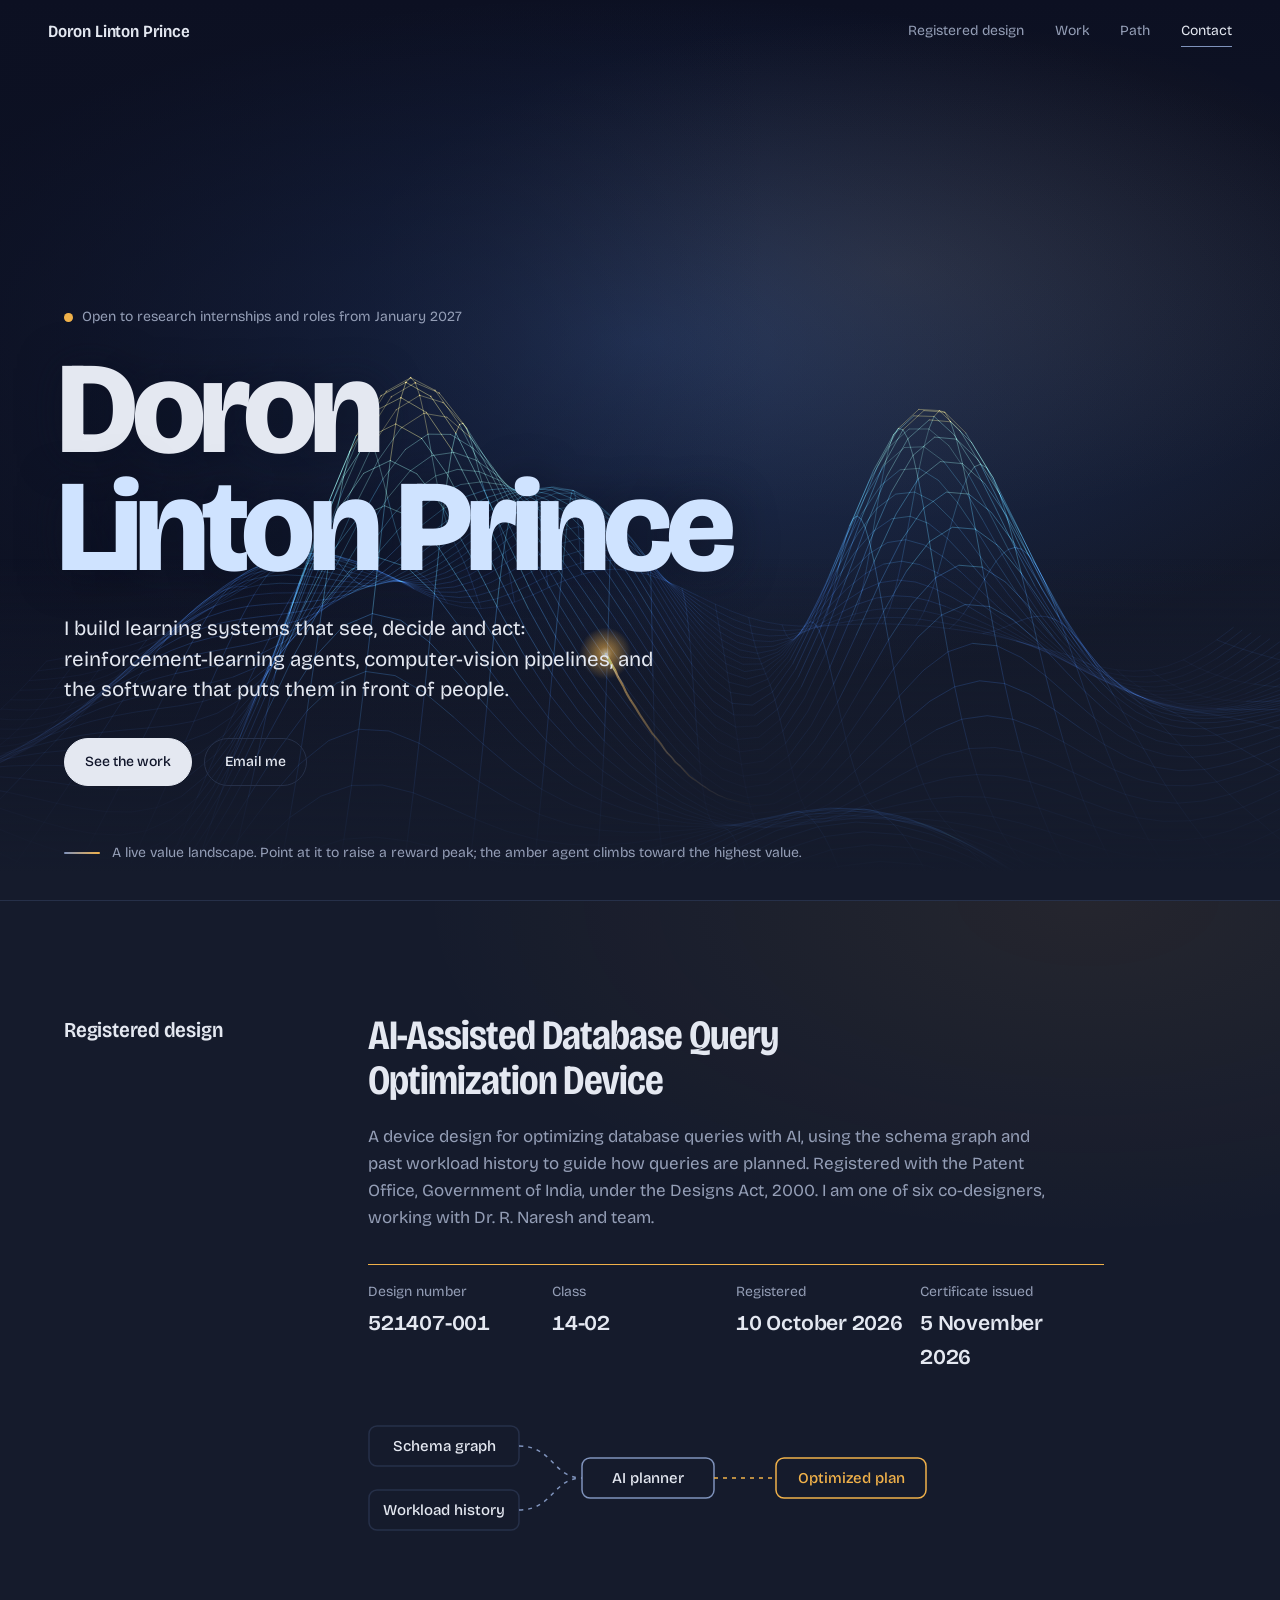
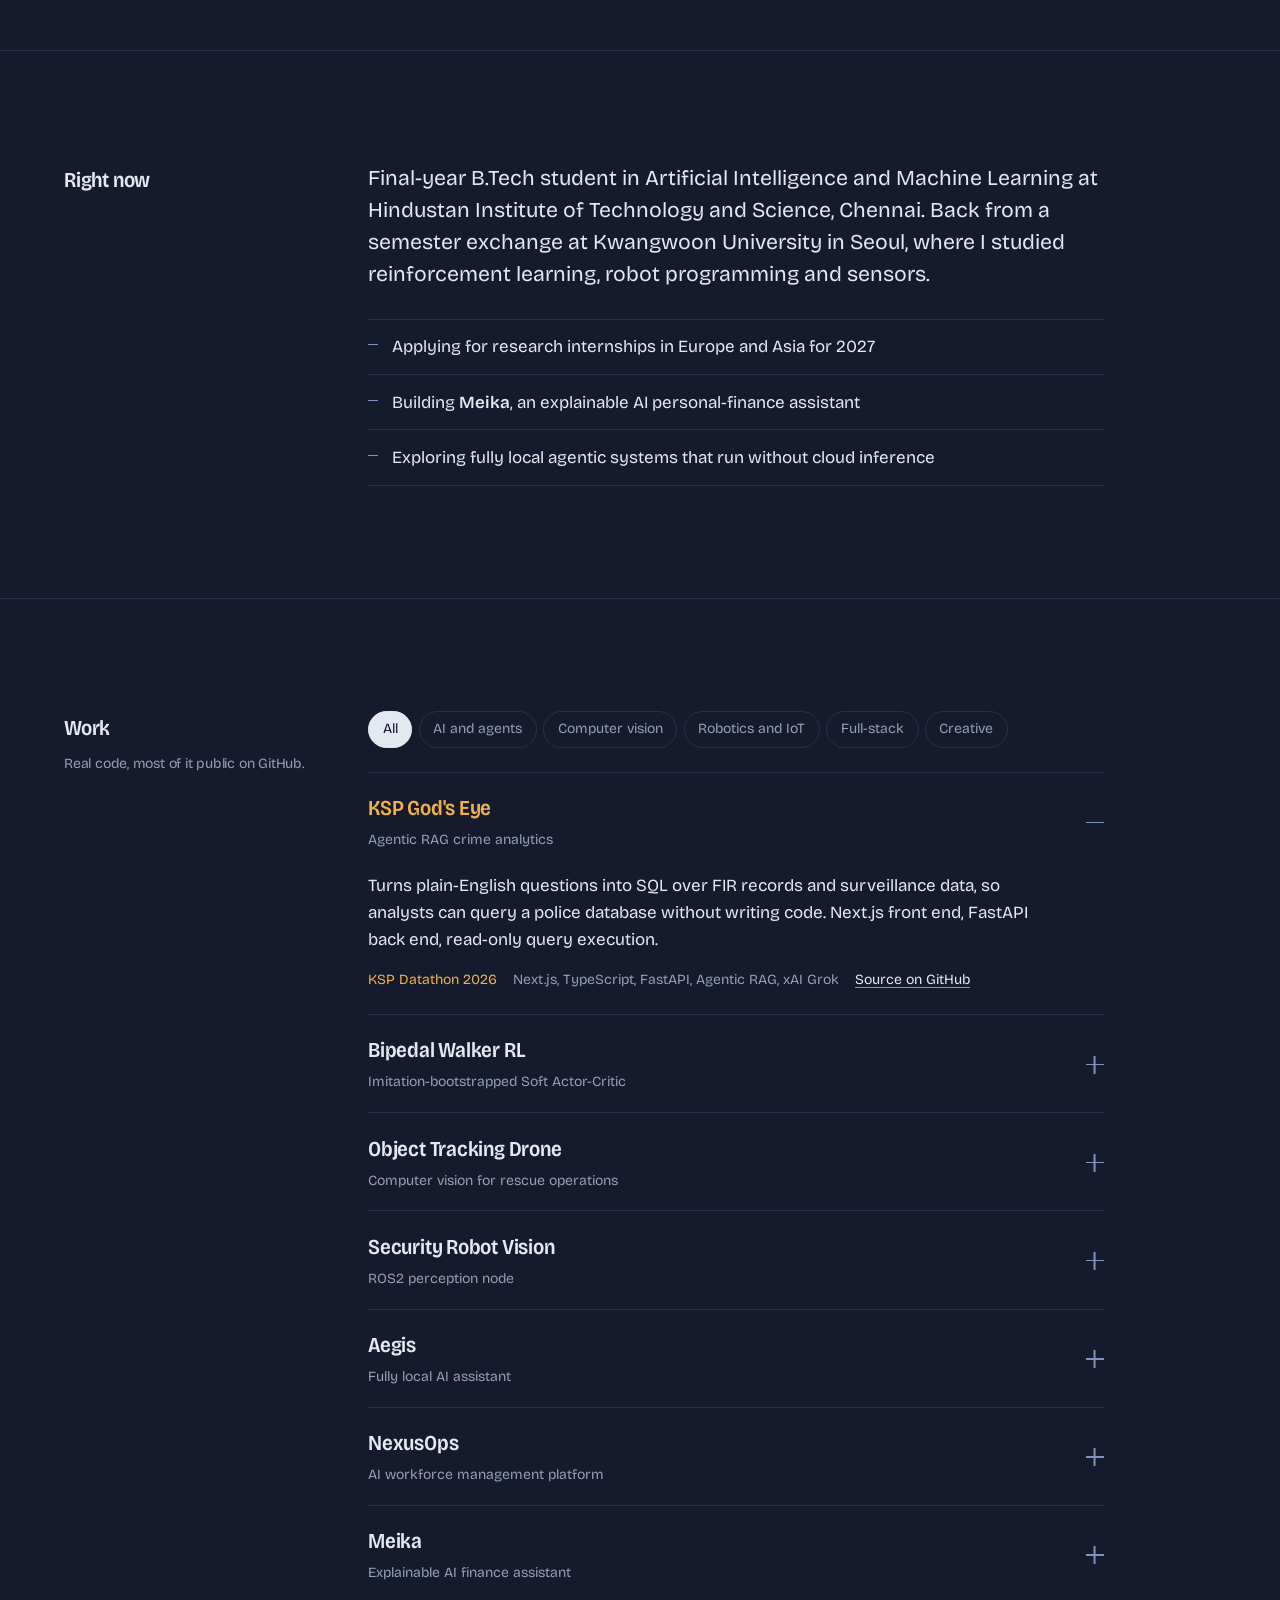
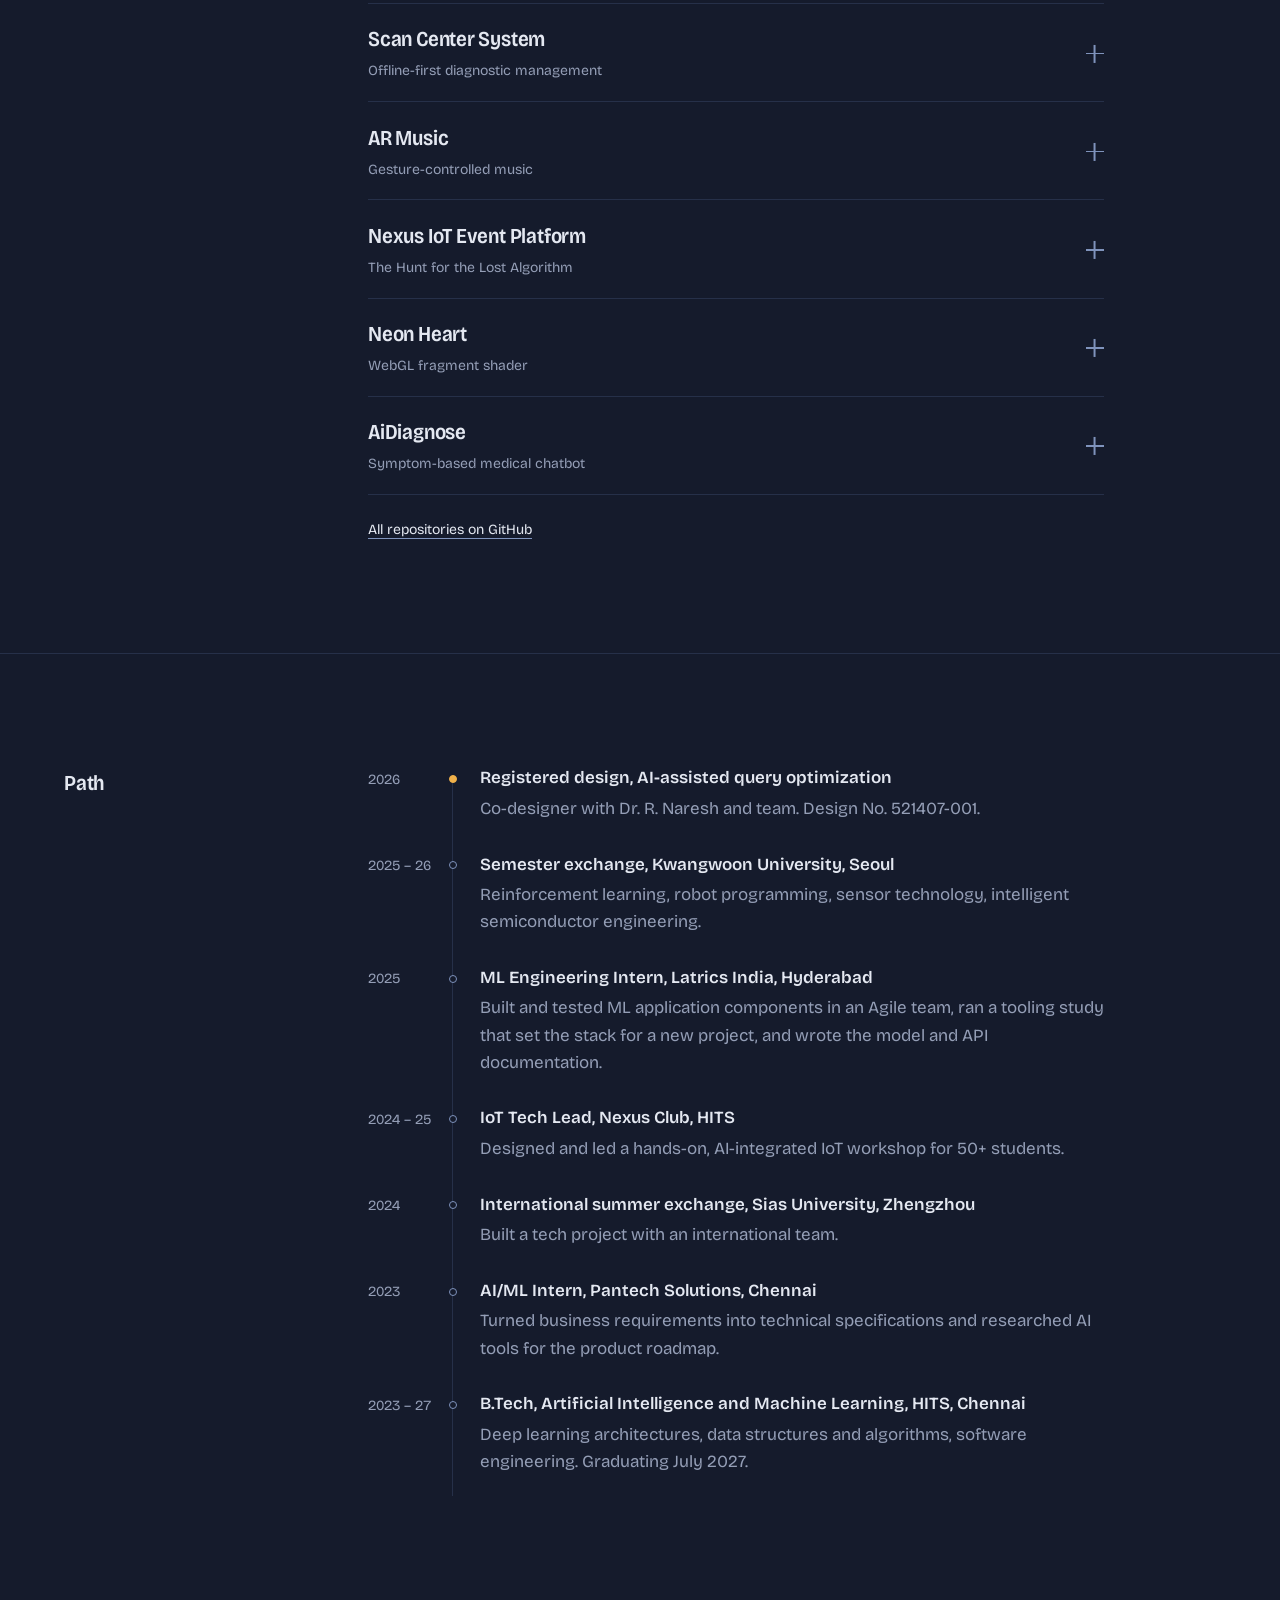
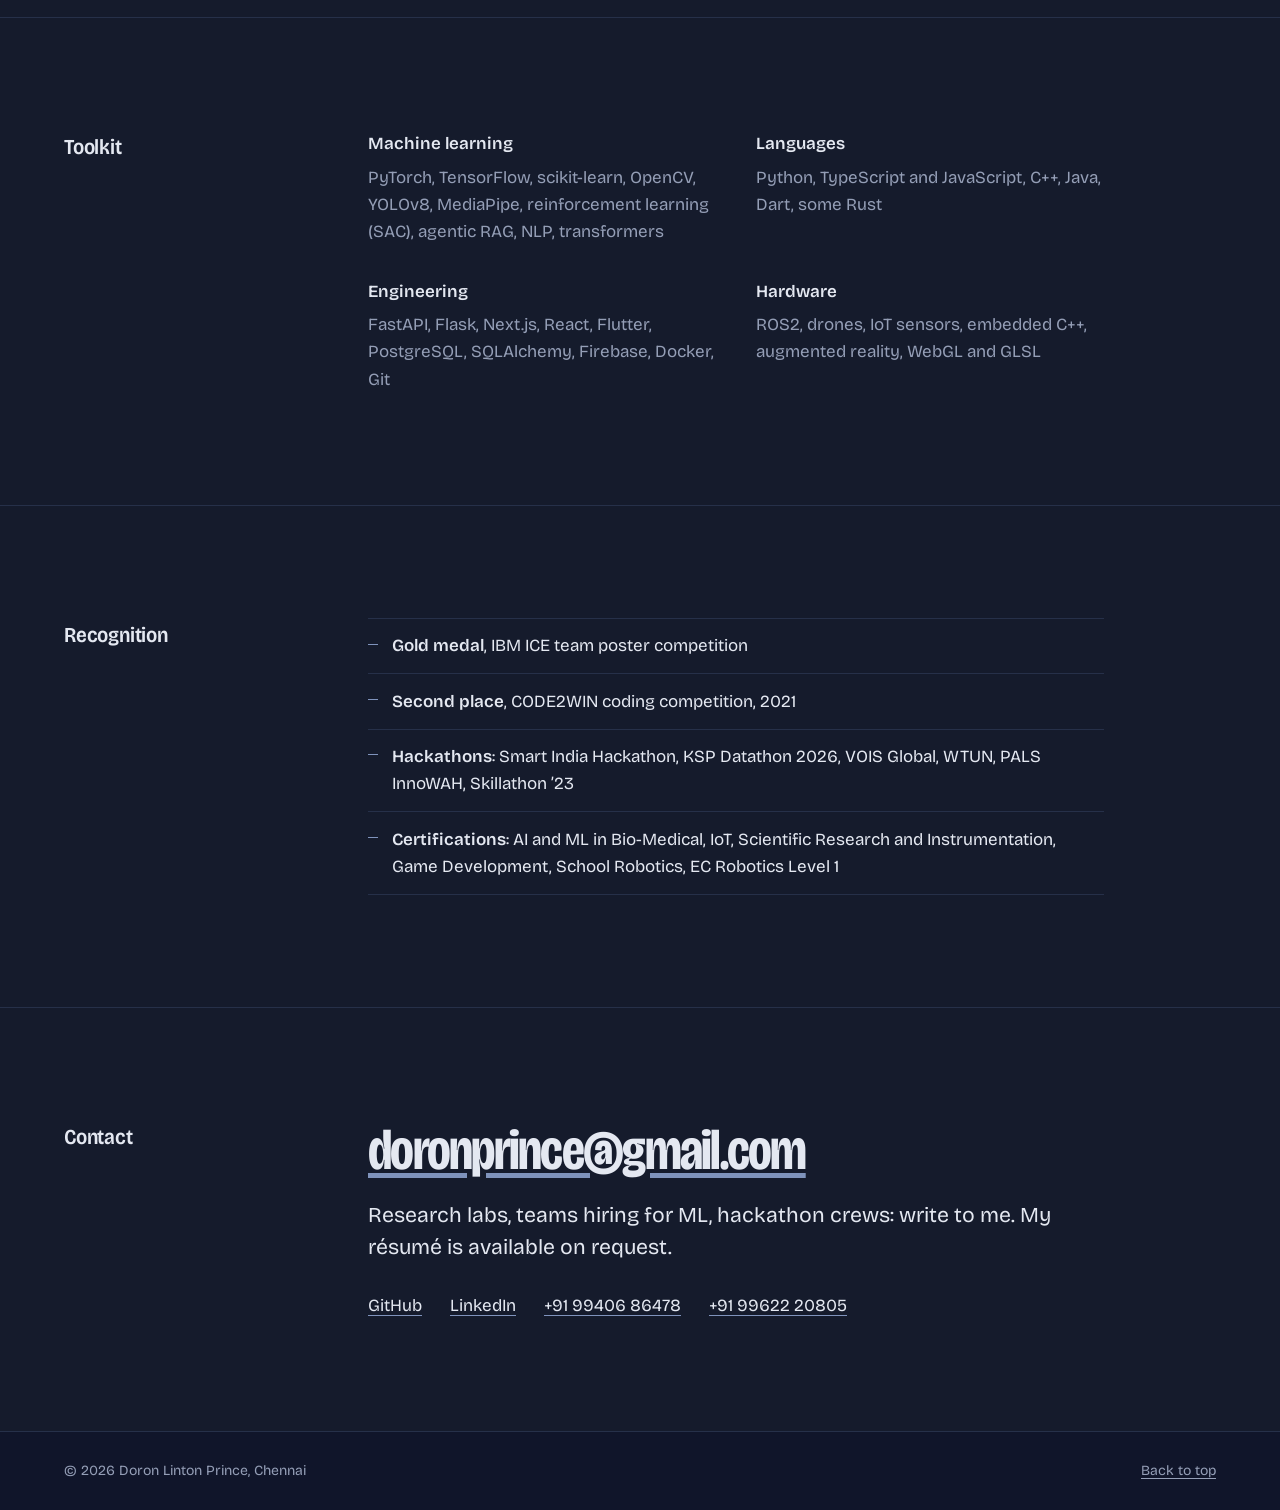
<file: index.html>
<!DOCTYPE html>
<html lang="en">
<head>
<meta charset="UTF-8">
<meta name="viewport" content="width=device-width, initial-scale=1.0">
<title>Doron Linton Prince — AI &amp; Machine Learning</title>
<meta name="description" content="Doron Linton Prince — AI/ML engineer working on reinforcement learning, computer vision and agentic systems. Co-designer of a registered AI-assisted database query optimization device (Design No. 521407-001).">
<meta name="author" content="Doron Linton Prince">
<meta name="theme-color" content="#151b2c">

<meta property="og:type" content="website">
<meta property="og:url" content="https://doronlintonprince.me/">
<meta property="og:title" content="Doron Linton Prince — AI &amp; Machine Learning">
<meta property="og:description" content="Reinforcement learning, computer vision and agentic systems. Registered design for an AI-assisted database query optimization device.">
<meta name="twitter:card" content="summary">

<link rel="preconnect" href="https://fonts.googleapis.com">
<link rel="preconnect" href="https://fonts.gstatic.com" crossorigin>
<link rel="stylesheet" href="https://fonts.googleapis.com/css2?family=Bricolage+Grotesque:opsz,wdth,wght@12..96,75..100,300..800&display=swap">
<link rel="icon" href="data:image/svg+xml,<svg xmlns='http://www.w3.org/2000/svg' viewBox='0 0 100 100'><rect width='100' height='100' rx='26' fill='%23151b2c'/><path d='M18 70 Q38 30 50 52 T82 34' fill='none' stroke='%237f93bc' stroke-width='5'/><circle cx='82' cy='34' r='8' fill='%23f0b14a'/></svg>">
<link rel="stylesheet" href="assets/styles.css?v=20261117b">
</head>
<body>

<a class="skip" href="#main">Skip to content</a>

<header class="nav" id="nav">
  <a href="#top" class="nav__brand">Doron Linton Prince</a>
  <nav class="nav__links" aria-label="Sections">
    <a href="#design">Registered design</a>
    <a href="#work">Work</a>
    <a href="#path">Path</a>
    <a href="#contact">Contact</a>
  </nav>
</header>

<main id="main">

<!-- ═══ HERO: live value landscape ═══ -->
<section class="hero" id="top" aria-labelledby="hero-name">
  <canvas class="hero__field" id="field" aria-hidden="true"></canvas>

  <div class="hero__inner">
    <p class="hero__status"><span class="pulse" aria-hidden="true"></span>Open to research internships and roles from January 2027</p>

    <h1 class="hero__name" id="hero-name">
      <span>Doron</span>
      <span>Linton Prince</span>
    </h1>

    <p class="hero__lede">
      I build learning systems that see, decide and act: reinforcement-learning agents,
      computer-vision pipelines, and the software that puts them in front of people.
    </p>

    <div class="hero__actions">
      <a class="btn btn--solid" href="#work">See the work</a>
      <a class="btn" href="mailto:doronprince@gmail.com">Email me</a>
    </div>
  </div>

  <p class="hero__legend" aria-hidden="true">
    <span class="legend__line"></span>A live value landscape. Point at it to raise a reward peak;
    the amber agent climbs toward the highest value.
  </p>
</section>

<!-- ═══ REGISTERED DESIGN ═══ -->
<section class="band band--design" id="design" aria-labelledby="design-title">
  <div class="wrap row">
    <h2 class="row__head" id="design-title">Registered design</h2>

    <div class="row__body">
      <article class="ip">
        <h3 class="ip__title">AI-Assisted Database Query Optimization Device</h3>
        <p class="ip__text">
          A device design for optimizing database queries with AI, using the schema graph and
          past workload history to guide how queries are planned. Registered with the Patent Office,
          Government of India, under the Designs Act, 2000. I am one of six co-designers, working
          with Dr.&nbsp;R.&nbsp;Naresh and team.
        </p>

        <dl class="ip__facts">
          <div><dt>Design number</dt><dd class="num">521407-001</dd></div>
          <div><dt>Class</dt><dd class="num">14-02</dd></div>
          <div><dt>Registered</dt><dd><time datetime="2026-10-10">10 October 2026</time></dd></div>
          <div><dt>Certificate issued</dt><dd><time datetime="2026-11-05">5 November 2026</time></dd></div>
        </dl>

        <svg class="ip__diagram" viewBox="0 0 560 120" role="img" aria-label="Diagram: schema graph and workload history feed an AI planner that produces an optimized query plan">
          <g class="dg-node"><rect x="1" y="8" width="150" height="40" rx="8"/><text x="76" y="33">Schema graph</text></g>
          <g class="dg-node"><rect x="1" y="72" width="150" height="40" rx="8"/><text x="76" y="97">Workload history</text></g>
          <g class="dg-node dg-node--core"><rect x="214" y="40" width="132" height="40" rx="8"/><text x="280" y="65">AI planner</text></g>
          <g class="dg-node dg-node--out"><rect x="408" y="40" width="150" height="40" rx="8"/><text x="483" y="65">Optimized plan</text></g>
          <path class="dg-edge" d="M151 28 C185 28 185 60 214 60"/>
          <path class="dg-edge" d="M151 92 C185 92 185 60 214 60"/>
          <path class="dg-edge dg-edge--hot" d="M346 60 L408 60"/>
        </svg>
      </article>
    </div>
  </div>
</section>

<!-- ═══ NOW ═══ -->
<section class="band" id="now" aria-labelledby="now-title">
  <div class="wrap row">
    <h2 class="row__head" id="now-title">Right now</h2>
    <div class="row__body">
      <p class="lead">
        Final-year B.Tech student in Artificial Intelligence and Machine Learning at Hindustan
        Institute of Technology and Science, Chennai. Back from a semester exchange at Kwangwoon
        University in Seoul, where I studied reinforcement learning, robot programming and sensors.
      </p>
      <ul class="now">
        <li>Applying for research internships in Europe and Asia for 2027</li>
        <li>Building <b>Meika</b>, an explainable AI personal-finance assistant</li>
        <li>Exploring fully local agentic systems that run without cloud inference</li>
      </ul>
    </div>
  </div>
</section>

<!-- ═══ WORK ═══ -->
<section class="band" id="work" aria-labelledby="work-title">
  <div class="wrap row">
    <div class="row__head">
      <h2 id="work-title">Work</h2>
      <p class="row__note">Real code, most of it public on GitHub.</p>
    </div>

    <div class="row__body">
      <div class="filters" id="filters" role="group" aria-label="Filter projects">
        <button class="filter is-active" data-filter="all" aria-pressed="true">All</button>
        <button class="filter" data-filter="ai" aria-pressed="false">AI and agents</button>
        <button class="filter" data-filter="cv" aria-pressed="false">Computer vision</button>
        <button class="filter" data-filter="robotics" aria-pressed="false">Robotics and IoT</button>
        <button class="filter" data-filter="fullstack" aria-pressed="false">Full-stack</button>
        <button class="filter" data-filter="creative" aria-pressed="false">Creative</button>
      </div>

      <ol class="projects" id="projects">
        <!-- rendered by main.js; the noscript list below covers no-JS visitors -->
      </ol>
      <noscript>
        <p class="muted">The project list needs JavaScript. Browse the repositories at
        <a href="https://github.com/doronprince?tab=repositories">github.com/doronprince</a>.</p>
      </noscript>

      <p class="more"><a href="https://github.com/doronprince?tab=repositories" target="_blank" rel="noopener">All repositories on GitHub</a></p>
    </div>
  </div>
</section>

<!-- ═══ PATH (dated, so a real sequence) ═══ -->
<section class="band" id="path" aria-labelledby="path-title">
  <div class="wrap row">
    <h2 class="row__head" id="path-title">Path</h2>
    <div class="row__body">
      <ol class="path">
        <li>
          <time>2026</time>
          <div>
            <h3>Registered design, AI-assisted query optimization</h3>
            <p>Co-designer with Dr. R. Naresh and team. Design No. 521407-001.</p>
          </div>
        </li>
        <li>
          <time>2025 – 26</time>
          <div>
            <h3>Semester exchange, Kwangwoon University, Seoul</h3>
            <p>Reinforcement learning, robot programming, sensor technology, intelligent semiconductor engineering.</p>
          </div>
        </li>
        <li>
          <time>2025</time>
          <div>
            <h3>ML Engineering Intern, Latrics India, Hyderabad</h3>
            <p>Built and tested ML application components in an Agile team, ran a tooling study that set the stack for a new project, and wrote the model and API documentation.</p>
          </div>
        </li>
        <li>
          <time>2024 – 25</time>
          <div>
            <h3>IoT Tech Lead, Nexus Club, HITS</h3>
            <p>Designed and led a hands-on, AI-integrated IoT workshop for 50+ students.</p>
          </div>
        </li>
        <li>
          <time>2024</time>
          <div>
            <h3>International summer exchange, Sias University, Zhengzhou</h3>
            <p>Built a tech project with an international team.</p>
          </div>
        </li>
        <li>
          <time>2023</time>
          <div>
            <h3>AI/ML Intern, Pantech Solutions, Chennai</h3>
            <p>Turned business requirements into technical specifications and researched AI tools for the product roadmap.</p>
          </div>
        </li>
        <li>
          <time>2023 – 27</time>
          <div>
            <h3>B.Tech, Artificial Intelligence and Machine Learning, HITS, Chennai</h3>
            <p>Deep learning architectures, data structures and algorithms, software engineering. Graduating July 2027.</p>
          </div>
        </li>
      </ol>
    </div>
  </div>
</section>

<!-- ═══ TOOLKIT ═══ -->
<section class="band" id="toolkit" aria-labelledby="toolkit-title">
  <div class="wrap row">
    <h2 class="row__head" id="toolkit-title">Toolkit</h2>
    <div class="row__body toolkit">
      <div>
        <h3>Machine learning</h3>
        <p>PyTorch, TensorFlow, scikit-learn, OpenCV, YOLOv8, MediaPipe, reinforcement learning (SAC), agentic RAG, NLP, transformers</p>
      </div>
      <div>
        <h3>Languages</h3>
        <p>Python, TypeScript and JavaScript, C++, Java, Dart, some Rust</p>
      </div>
      <div>
        <h3>Engineering</h3>
        <p>FastAPI, Flask, Next.js, React, Flutter, PostgreSQL, SQLAlchemy, Firebase, Docker, Git</p>
      </div>
      <div>
        <h3>Hardware</h3>
        <p>ROS2, drones, IoT sensors, embedded C++, augmented reality, WebGL and GLSL</p>
      </div>
    </div>
  </div>
</section>

<!-- ═══ RECOGNITION ═══ -->
<section class="band" id="recognition" aria-labelledby="rec-title">
  <div class="wrap row">
    <h2 class="row__head" id="rec-title">Recognition</h2>
    <div class="row__body">
      <ul class="plain">
        <li><b>Gold medal</b>, IBM ICE team poster competition</li>
        <li><b>Second place</b>, CODE2WIN coding competition, 2021</li>
        <li><b>Hackathons</b>: Smart India Hackathon, KSP Datathon 2026, VOIS Global, WTUN, PALS InnoWAH, Skillathon ’23</li>
        <li><b>Certifications</b>: AI and ML in Bio-Medical, IoT, Scientific Research and Instrumentation, Game Development, School Robotics, EC Robotics Level 1</li>
      </ul>
    </div>
  </div>
</section>

<!-- ═══ CONTACT ═══ -->
<section class="band band--contact" id="contact" aria-labelledby="contact-title">
  <div class="wrap row">
    <h2 class="row__head" id="contact-title">Contact</h2>
    <div class="row__body">
      <p class="contact__big"><a href="mailto:doronprince@gmail.com">doronprince@gmail.com</a></p>
      <p class="lead">Research labs, teams hiring for ML, hackathon crews: write to me.
        My résumé is available on request.</p>
      <ul class="links">
        <li><a href="https://github.com/doronprince" target="_blank" rel="noopener">GitHub</a></li>
        <li><a href="https://www.linkedin.com/in/doron-linton-prince-3757b4299/" target="_blank" rel="noopener">LinkedIn</a></li>
        <li><a href="tel:+919940686478">+91 99406 86478</a></li>
        <li><a href="tel:+919962220805">+91 99622 20805</a></li>
      </ul>
    </div>
  </div>
</section>

</main>

<footer class="footer">
  <div class="wrap">
    <span>© <span id="year">2026</span> Doron Linton Prince, Chennai</span>
    <a href="#top">Back to top</a>
  </div>
</footer>

<script src="assets/main.js?v=20261117b" defer></script>
</body>
</html>
</file>
<file: assets/styles.css>
/* ══════════════════════════════════════════════════════════
   Doron Linton Prince — portfolio
   One bold element (the value-landscape hero), everything else quiet.
   ══════════════════════════════════════════════════════════ */

:root{
  --night:   #151b2c;   /* page */
  --deep:    #10152a;   /* hero floor, footer */
  --rule:    #263049;   /* hairlines */
  --contour: #7f93bc;   /* field lines, secondary marks */
  --paper:   #e4e8f1;   /* text */
  --muted:   #949eb6;   /* secondary text */
  --signal:  #f0b14a;   /* the agent, status, the registered design */

  --font: 'Bricolage Grotesque', ui-sans-serif, system-ui, sans-serif;

  /* type scale: 1.25 ratio from 1.0625rem body */
  --t-sm: .875rem;
  --t-base: 1.0625rem;
  --t-md: 1.328rem;
  --t-lg: 1.66rem;
  --t-xl: 2.075rem;

  --wrap: 72rem;
  --gutter: clamp(1.25rem, 4vw, 3rem);
  --ease: cubic-bezier(.2,.7,.2,1);
}

*,*::before,*::after{ box-sizing:border-box; }
html{ scroll-behavior:smooth; -webkit-text-size-adjust:100%; }
@media (prefers-reduced-motion: reduce){ html{ scroll-behavior:auto; } }

body{
  margin:0;
  background:var(--night);
  color:var(--paper);
  font-family:var(--font);
  font-size:var(--t-base);
  line-height:1.6;
  font-variation-settings:'opsz' 16;
  -webkit-font-smoothing:antialiased;
  text-rendering:optimizeLegibility;
}

h1,h2,h3,p,ol,ul,dl,dd{ margin:0; }
ol,ul{ padding:0; list-style:none; }
a{ color:inherit; }
b{ font-weight:600; }
img,svg,canvas{ display:block; max-width:100%; }

:focus-visible{
  outline:2px solid var(--signal);
  outline-offset:3px;
  border-radius:3px;
}
::selection{ background:var(--signal); color:var(--deep); }

.skip{
  position:absolute; left:-999px; top:.75rem; z-index:50;
  background:var(--signal); color:var(--deep);
  padding:.5rem .9rem; border-radius:6px; text-decoration:none; font-weight:600;
}
.skip:focus{ left:.75rem; }

.wrap{ width:min(100% - 2*var(--gutter), var(--wrap)); margin-inline:auto; }
.num, time{ font-variant-numeric:tabular-nums; }
.muted{ color:var(--muted); }

/* ═══ NAV ═══ */
.nav{
  position:fixed; inset:0 0 auto 0; z-index:20;
  display:flex; align-items:center; justify-content:space-between; gap:1rem;
  padding:1rem var(--gutter);
  transition:background .3s var(--ease), border-color .3s var(--ease);
  border-bottom:1px solid transparent;
}
.nav.is-stuck{
  background:rgba(21,27,44,.86);
  -webkit-backdrop-filter:blur(10px); backdrop-filter:blur(10px);
  border-bottom-color:var(--rule);
}
.nav__brand{
  text-decoration:none; font-weight:600; letter-spacing:-.01em;
  font-variation-settings:'opsz' 24, 'wdth' 90;
}
.nav__links{ display:flex; gap:clamp(.9rem,2.4vw,2rem); font-size:var(--t-sm); }
.nav__links a{
  text-decoration:none; color:var(--muted);
  padding:.25rem 0; border-bottom:1px solid transparent;
  transition:color .2s, border-color .2s;
}
.nav__links a:hover, .nav__links a.is-active{ color:var(--paper); border-bottom-color:var(--contour); }

@media (max-width:640px){
  .nav__links a:not([href="#work"]):not([href="#contact"]){ display:none; }
}

/* ═══ HERO ═══ */
.hero{
  position:relative;
  min-height:100svh;
  display:flex; flex-direction:column; justify-content:flex-end;
  padding:7rem var(--gutter) 2.25rem;
  overflow:hidden;
  isolation:isolate;
}
.hero__field{
  position:absolute; inset:0; width:100%; height:100%; z-index:-1;
}
.hero{
  background:
    radial-gradient(90% 55% at 50% 38%, rgba(64,120,220,.28), transparent 70%),
    radial-gradient(60% 40% at 70% 30%, rgba(240,177,74,.10), transparent 70%),
    linear-gradient(#0c1022, #151b2c 85%);
}
.hero::before{                      /* keep text readable over the brightest lines */
  content:''; position:absolute; inset:0; z-index:-1; pointer-events:none;
  background:linear-gradient(90deg, rgba(12,16,34,.72) 0%, rgba(12,16,34,.35) 38%, rgba(12,16,34,0) 60%);
}
.hero::after{                       /* fade the field into the page */
  content:''; position:absolute; inset:auto 0 0 0; height:38%; z-index:-1;
  background:linear-gradient(to bottom, rgba(21,27,44,0), var(--night) 92%);
  pointer-events:none;
}
.hero__inner{
  width:min(100%, var(--wrap)); margin-inline:auto;
}
.hero__status{
  display:flex; align-items:center; gap:.6rem;
  font-size:var(--t-sm); color:var(--muted);
  margin-bottom:1.4rem;
}
.pulse{
  width:.55rem; height:.55rem; border-radius:50%;
  background:var(--signal);
  box-shadow:0 0 0 0 rgba(240,177,74,.6);
  animation:pulse 2.4s var(--ease) infinite;
  flex:none;
}
@keyframes pulse{
  0%{ box-shadow:0 0 0 0 rgba(240,177,74,.55); }
  70%{ box-shadow:0 0 0 .7rem rgba(240,177,74,0); }
  100%{ box-shadow:0 0 0 0 rgba(240,177,74,0); }
}

.hero__name{
  font-weight:800;
  font-size:clamp(3.4rem, 10.2vw, 9.6rem);
  line-height:.9;
  letter-spacing:-.05em;
  font-variation-settings:'opsz' 96, 'wdth' 100;
  margin-left:-.05em;
  text-shadow:0 2px 40px rgba(12,16,34,.6);
}
.hero__name span{ display:block; }
.hero__name span + span{ color:#cfe3ff; }

.hero__lede{
  max-width:38rem;
  margin-top:1.75rem;
  font-size:clamp(1.05rem, 1.6vw, var(--t-md));
  line-height:1.5;
  color:var(--paper);
}
.hero__actions{ display:flex; flex-wrap:wrap; gap:.75rem; margin-top:2rem; }

.hero__legend{
  width:min(100%, var(--wrap)); margin:3.5rem auto 0;
  display:flex; align-items:center; gap:.75rem;
  font-size:var(--t-sm); color:var(--muted);
}
.legend__line{
  width:2.25rem; height:2px; flex:none;
  background:linear-gradient(90deg, var(--contour), var(--signal));
  border-radius:2px;
}

/* entrance: one orchestrated moment */
@media (prefers-reduced-motion: no-preference){
  .hero__status, .hero__name span, .hero__lede, .hero__actions, .hero__legend{
    opacity:0; transform:translateY(14px);
    animation:rise .9s var(--ease) forwards;
  }
  .hero__name span:nth-child(1){ animation-delay:.15s; }
  .hero__name span:nth-child(2){ animation-delay:.28s; }
  .hero__lede{ animation-delay:.45s; }
  .hero__actions{ animation-delay:.55s; }
  .hero__legend{ animation-delay:1.1s; }
  .hero__field{ opacity:0; animation:fieldin 1.6s var(--ease) .1s forwards; }
}
@keyframes rise{ to{ opacity:1; transform:none; } }
@keyframes fieldin{ to{ opacity:1; } }

/* ═══ BUTTONS ═══ */
.btn{
  display:inline-flex; align-items:center;
  padding:.72rem 1.25rem;
  border:1px solid var(--rule);
  border-radius:999px;
  text-decoration:none; font-weight:500; font-size:var(--t-sm);
  transition:border-color .2s, background .2s, color .2s;
}
.btn:hover{ border-color:var(--contour); }
.btn--solid{ background:var(--paper); color:var(--deep); border-color:var(--paper); }
.btn--solid:hover{ background:var(--signal); border-color:var(--signal); }

/* ═══ BANDS: heading column + body column ═══ */
.band{ padding:clamp(4rem, 9vw, 7rem) 0; border-top:1px solid var(--rule); }
.row{
  display:grid;
  grid-template-columns:minmax(10rem, 15rem) minmax(0, 1fr);
  gap:clamp(1.5rem, 5vw, 4.5rem);
  align-items:start;
}
.row__head, .row__head h2{
  font-size:var(--t-md);
  font-weight:600;
  letter-spacing:-.01em;
  font-variation-settings:'opsz' 32, 'wdth' 90;
}
@media (min-width:861px){ .row__head{ position:sticky; top:5.5rem; } }
.row__note{ margin-top:.5rem; font-size:var(--t-sm); font-weight:400; color:var(--muted); font-variation-settings:'opsz' 14; }
.row__body{ max-width:46rem; }

@media (max-width:860px){
  .row{ grid-template-columns:1fr; }
}

.lead{ font-size:var(--t-md); line-height:1.5; }
.lead + .now{ margin-top:1.75rem; }

.now li, .plain li{
  position:relative; padding:.85rem 0 .85rem 1.5rem;
  border-bottom:1px solid var(--rule);
}
.now li:first-child, .plain li:first-child{ border-top:1px solid var(--rule); }
.now li::before, .plain li::before{
  content:''; position:absolute; left:0; top:1.55rem;
  width:.6rem; height:1px; background:var(--contour);
}

/* ═══ REGISTERED DESIGN ═══ */
.band--design{
  background:
    radial-gradient(60rem 30rem at 85% 0%, rgba(240,177,74,.07), transparent 70%),
    var(--night);
}
.ip__title{
  font-size:clamp(var(--t-lg), 3.4vw, 2.6rem);
  line-height:1.08;
  font-weight:650;
  letter-spacing:-.025em;
  font-variation-settings:'opsz' 72, 'wdth' 85;
  max-width:22ch;
}
.ip__text{ margin-top:1.25rem; color:var(--muted); max-width:62ch; }
.ip__facts{
  display:grid; grid-template-columns:repeat(4, minmax(0,1fr));
  margin-top:2rem;
  border-top:1px solid var(--signal);
}
.ip__facts div{ padding:1rem 1rem 0 0; }
.ip__facts dt{ font-size:var(--t-sm); color:var(--muted); }
.ip__facts dd{ margin-top:.2rem; font-weight:600; font-size:var(--t-md); letter-spacing:-.01em; }
@media (max-width:640px){ .ip__facts{ grid-template-columns:repeat(2, minmax(0,1fr)); row-gap:.5rem; } }

.ip__diagram{ margin-top:2.75rem; width:100%; max-width:560px; height:auto; overflow:visible; }
.dg-node rect{ fill:none; stroke:var(--rule); stroke-width:1.5; }
.dg-node text{ fill:var(--paper); font:500 15px var(--font); text-anchor:middle; }
.dg-node--core rect{ stroke:var(--contour); }
.dg-node--out rect{ stroke:var(--signal); }
.dg-node--out text{ fill:var(--signal); }
.dg-edge{ fill:none; stroke:var(--contour); stroke-width:1.5; stroke-dasharray:4 5; }
.dg-edge--hot{ stroke:var(--signal); }
@media (prefers-reduced-motion: no-preference){
  .dg-edge{ animation:flow 1.6s linear infinite; }
}
@keyframes flow{ to{ stroke-dashoffset:-18; } }

/* ═══ WORK ═══ */
.filters{ display:flex; flex-wrap:wrap; gap:.4rem; margin-bottom:1.5rem; }
.filter{
  font:inherit; font-size:var(--t-sm);
  color:var(--muted); background:none;
  border:1px solid var(--rule); border-radius:999px;
  padding:.4rem .85rem; cursor:pointer;
  transition:color .2s, border-color .2s, background .2s;
}
.filter:hover{ color:var(--paper); border-color:var(--contour); }
.filter.is-active{ color:var(--deep); background:var(--paper); border-color:var(--paper); }

.projects{ border-top:1px solid var(--rule); }
.project{ border-bottom:1px solid var(--rule); }
.project[hidden]{ display:none; }
.project__btn{
  all:unset; box-sizing:border-box; width:100%; cursor:pointer;
  display:grid; grid-template-columns:minmax(0,1fr) auto; gap:.25rem 1.5rem;
  align-items:baseline;
  padding:1.15rem 0;
}
.project__title{
  font-size:var(--t-md); font-weight:600; letter-spacing:-.01em;
  font-variation-settings:'opsz' 32, 'wdth' 90;
  transition:color .2s;
}
.project__sub{ grid-column:1; color:var(--muted); font-size:var(--t-sm); }
.project__mark{
  grid-row:1 / span 2; grid-column:2; align-self:center;
  width:1.1rem; height:1.1rem; position:relative;
}
.project__mark::before, .project__mark::after{
  content:''; position:absolute; left:0; right:0; top:50%; height:1.5px; background:var(--contour);
  transition:transform .3s var(--ease);
}
.project__mark::after{ transform:rotate(90deg); }
.project.is-open .project__mark::after{ transform:rotate(0deg); }
.project__btn:hover .project__title, .project.is-open .project__title{ color:var(--signal); }
.project__btn:focus-visible{ outline:2px solid var(--signal); outline-offset:4px; }

.project__more{
  display:grid; grid-template-rows:0fr;
  transition:grid-template-rows .35s var(--ease);
}
.project.is-open .project__more{ grid-template-rows:1fr; }
.project__more > div{ overflow:hidden; }
.project__desc{ padding-top:.1rem; color:var(--paper); max-width:60ch; }
.project__meta{
  display:flex; flex-wrap:wrap; gap:.4rem 1rem; align-items:center;
  padding:1rem 0 1.4rem; font-size:var(--t-sm); color:var(--muted);
}
.project__meta a{ color:var(--paper); text-underline-offset:3px; text-decoration-color:var(--contour); }
.project__meta a:hover{ text-decoration-color:var(--signal); }
.badge{ color:var(--signal); }

.more{ margin-top:1.5rem; font-size:var(--t-sm); }
.more a, .links a, .contact__big a{ text-underline-offset:4px; text-decoration-color:var(--contour); }
.more a:hover, .links a:hover, .contact__big a:hover{ text-decoration-color:var(--signal); }

/* ═══ PATH (dated sequence) ═══ */
.path{ position:relative; }
.path::before{
  content:''; position:absolute; left:5.25rem; top:.6rem; bottom:.6rem;
  width:1px; background:var(--rule);
}
.path li{
  display:grid; grid-template-columns:5.25rem minmax(0,1fr); gap:0 1.75rem;
  padding:0 0 1.9rem;
  position:relative;
}
.path li::after{
  content:''; position:absolute; left:calc(5.25rem - 3.5px); top:.55rem;
  width:8px; height:8px; border-radius:50%;
  background:var(--night); border:1.5px solid var(--contour);
}
.path li:first-child::after{ background:var(--signal); border-color:var(--signal); }
.path time{ color:var(--muted); font-size:var(--t-sm); padding-top:.15rem; }
.path h3{ font-size:var(--t-base); font-weight:600; line-height:1.4; }
.path p{ color:var(--muted); margin-top:.3rem; max-width:60ch; }
@media (max-width:520px){
  .path::before{ left:.25rem; }
  .path li{ grid-template-columns:1fr; padding-left:1.5rem; }
  .path li::after{ left:-.5px; }
}

/* ═══ TOOLKIT ═══ */
.toolkit{ display:grid; grid-template-columns:repeat(2, minmax(0,1fr)); gap:2rem 2.5rem; }
.toolkit h3{ font-size:var(--t-base); font-weight:600; margin-bottom:.4rem; }
.toolkit p{ color:var(--muted); }
@media (max-width:640px){ .toolkit{ grid-template-columns:1fr; } }

/* ═══ CONTACT ═══ */
.contact__big{
  font-size:clamp(1.6rem, 5.2vw, 3.6rem);
  font-weight:650; letter-spacing:-.03em; line-height:1.05;
  font-variation-settings:'opsz' 96, 'wdth' 80;
  margin-bottom:1.25rem;
  overflow-wrap:anywhere;
}
.links{ display:flex; flex-wrap:wrap; gap:.5rem 1.75rem; margin-top:1.75rem; }

/* ═══ FOOTER ═══ */
.footer{ border-top:1px solid var(--rule); background:var(--deep); padding:1.75rem 0; font-size:var(--t-sm); color:var(--muted); }
.footer .wrap{ display:flex; justify-content:space-between; gap:1rem; flex-wrap:wrap; }
.footer a{ color:var(--muted); text-underline-offset:3px; }
.footer a:hover{ color:var(--paper); }

@media (prefers-reduced-motion: reduce){
  *, *::before, *::after{ animation:none !important; transition:none !important; }
}
</file>
